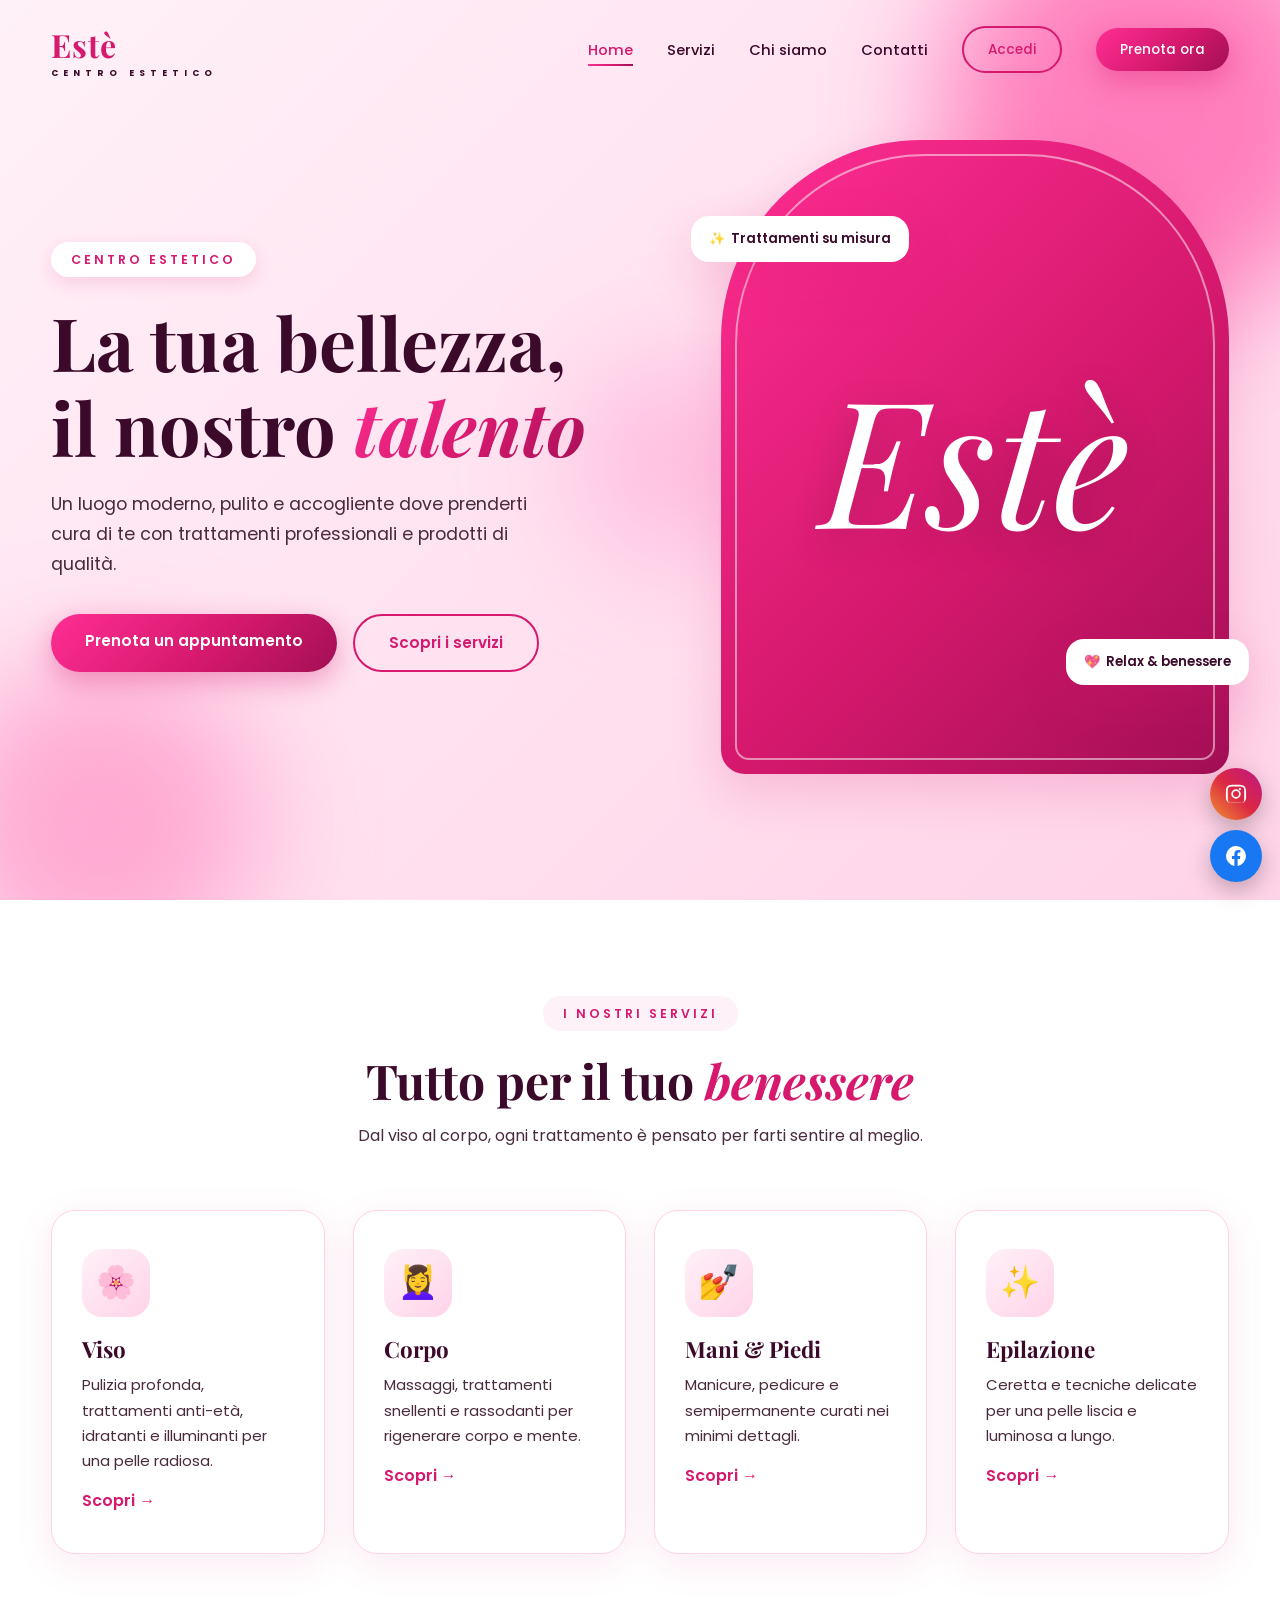
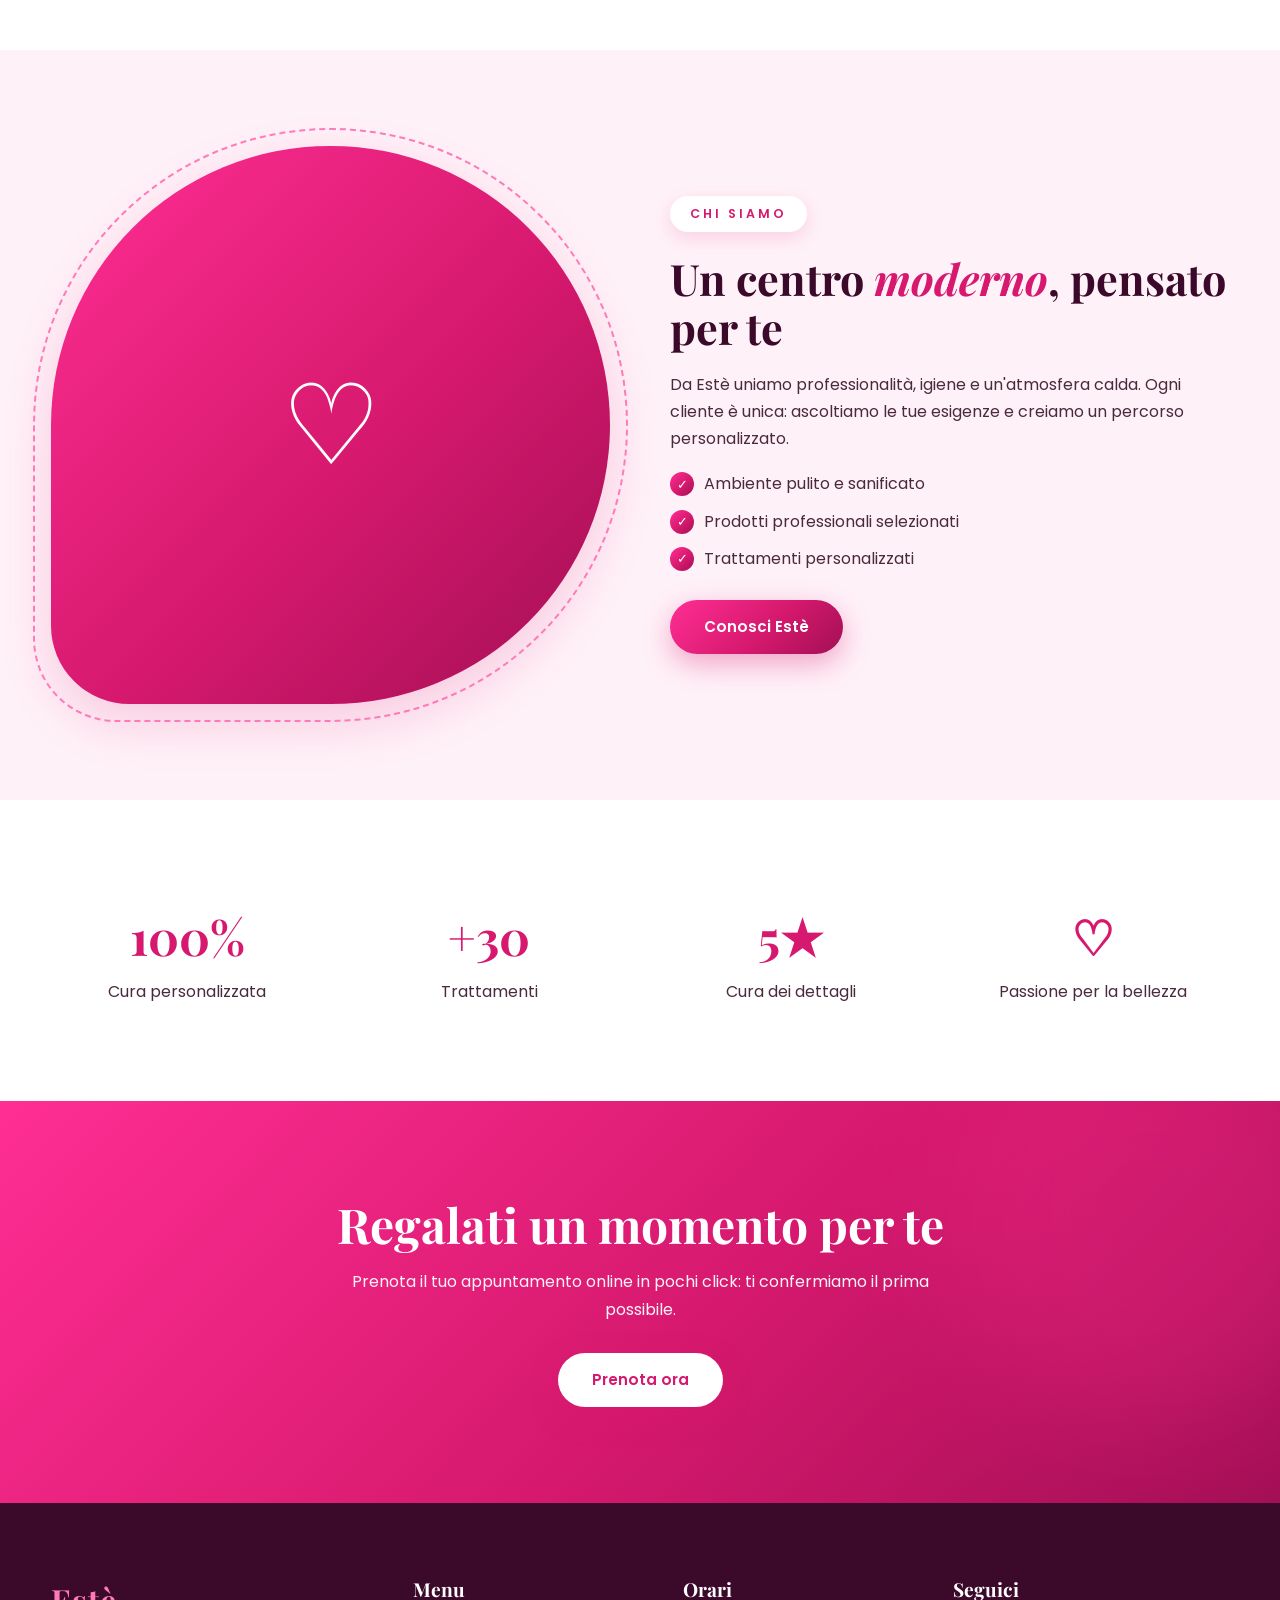
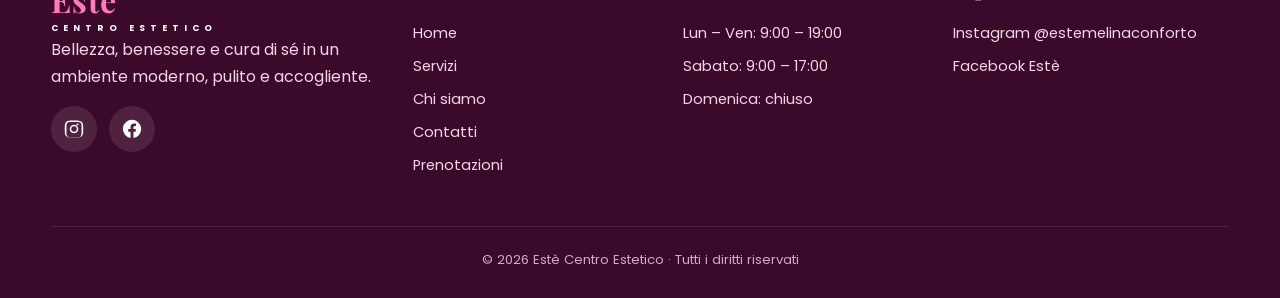
<file: Sito/index.html>
<!DOCTYPE html>
<html lang="it">
<head>
<meta charset="UTF-8">
<meta name="viewport" content="width=device-width,initial-scale=1">
<title>Estè – Centro Estetico</title>
<meta name="description" content="Estè, centro estetico moderno: trattamenti viso, corpo, mani e piedi, epilazione e benessere.">
<link rel="preconnect" href="https://fonts.googleapis.com">
<link href="https://fonts.googleapis.com/css2?family=Playfair+Display:ital,wght@0,600;0,700;1,500&family=Poppins:wght@300;400;500;600&display=swap" rel="stylesheet">
<link rel="stylesheet" href="style.css">
</head>
<body>

<section class="hero">
  <div class="blob b1"></div><div class="blob b2"></div><div class="blob b3"></div>
  <div class="container hero-grid">
    <div>
      <span class="tag">Centro Estetico</span>
      <h1>La tua bellezza,<br>il nostro <em>talento</em></h1>
      <p>Un luogo moderno, pulito e accogliente dove prenderti cura di te con trattamenti professionali e prodotti di qualità.</p>
      <div class="hero-btns">
        <a href="prenotazioni.html" class="btn">Prenota un appuntamento</a>
        <a href="servizi.html" class="btn outline">Scopri i servizi</a>
      </div>
    </div>
    <div style="position:relative">
      <div class="hero-card"><span class="big">Estè</span></div>
      <div class="badge a"><i>✨</i>Trattamenti su misura</div>
      <div class="badge b"><i>💖</i>Relax &amp; benessere</div>
    </div>
  </div>
</section>

<section>
  <div class="container">
    <div class="sec-head reveal">
      <span class="tag">I nostri servizi</span>
      <h2>Tutto per il tuo <em>benessere</em></h2>
      <p>Dal viso al corpo, ogni trattamento è pensato per farti sentire al meglio.</p>
    </div>
    <div class="cards">
      <div class="card reveal"><div class="icon">🌸</div><h3>Viso</h3><p>Pulizia profonda, trattamenti anti-età, idratanti e illuminanti per una pelle radiosa.</p><a class="price" href="servizi.html">Scopri →</a></div>
      <div class="card reveal"><div class="icon">💆‍♀️</div><h3>Corpo</h3><p>Massaggi, trattamenti snellenti e rassodanti per rigenerare corpo e mente.</p><a class="price" href="servizi.html">Scopri →</a></div>
      <div class="card reveal"><div class="icon">💅</div><h3>Mani &amp; Piedi</h3><p>Manicure, pedicure e semipermanente curati nei minimi dettagli.</p><a class="price" href="servizi.html">Scopri →</a></div>
      <div class="card reveal"><div class="icon">✨</div><h3>Epilazione</h3><p>Ceretta e tecniche delicate per una pelle liscia e luminosa a lungo.</p><a class="price" href="servizi.html">Scopri →</a></div>
    </div>
  </div>
</section>

<section class="soft">
  <div class="container two">
    <div class="visual reveal">♡</div>
    <div class="reveal">
      <span class="tag" style="background:#fff">Chi siamo</span>
      <h2>Un centro <em style="color:var(--fucsia)">moderno</em>, pensato per te</h2>
      <p>Da Estè uniamo professionalità, igiene e un'atmosfera calda. Ogni cliente è unica: ascoltiamo le tue esigenze e creiamo un percorso personalizzato.</p>
      <ul class="checks"><li>Ambiente pulito e sanificato</li><li>Prodotti professionali selezionati</li><li>Trattamenti personalizzati</li></ul>
      <a href="chi-siamo.html" class="btn">Conosci Estè</a>
    </div>
  </div>
</section>

<section>
  <div class="container stats">
    <div class="stat reveal"><b>100%</b>Cura personalizzata</div>
    <div class="stat reveal"><b>+30</b>Trattamenti</div>
    <div class="stat reveal"><b>5★</b>Cura dei dettagli</div>
    <div class="stat reveal"><b>♡</b>Passione per la bellezza</div>
  </div>
</section>

<section class="band">
  <div class="blob b1" style="opacity:.25"></div>
  <div class="container" style="position:relative">
    <h2>Regalati un momento per te</h2>
    <p>Prenota il tuo appuntamento online in pochi click: ti confermiamo il prima possibile.</p>
    <a href="prenotazioni.html" class="btn">Prenota ora</a>
  </div>
</section>

<script src="script.js"></script>
</body>
</html>
</file>
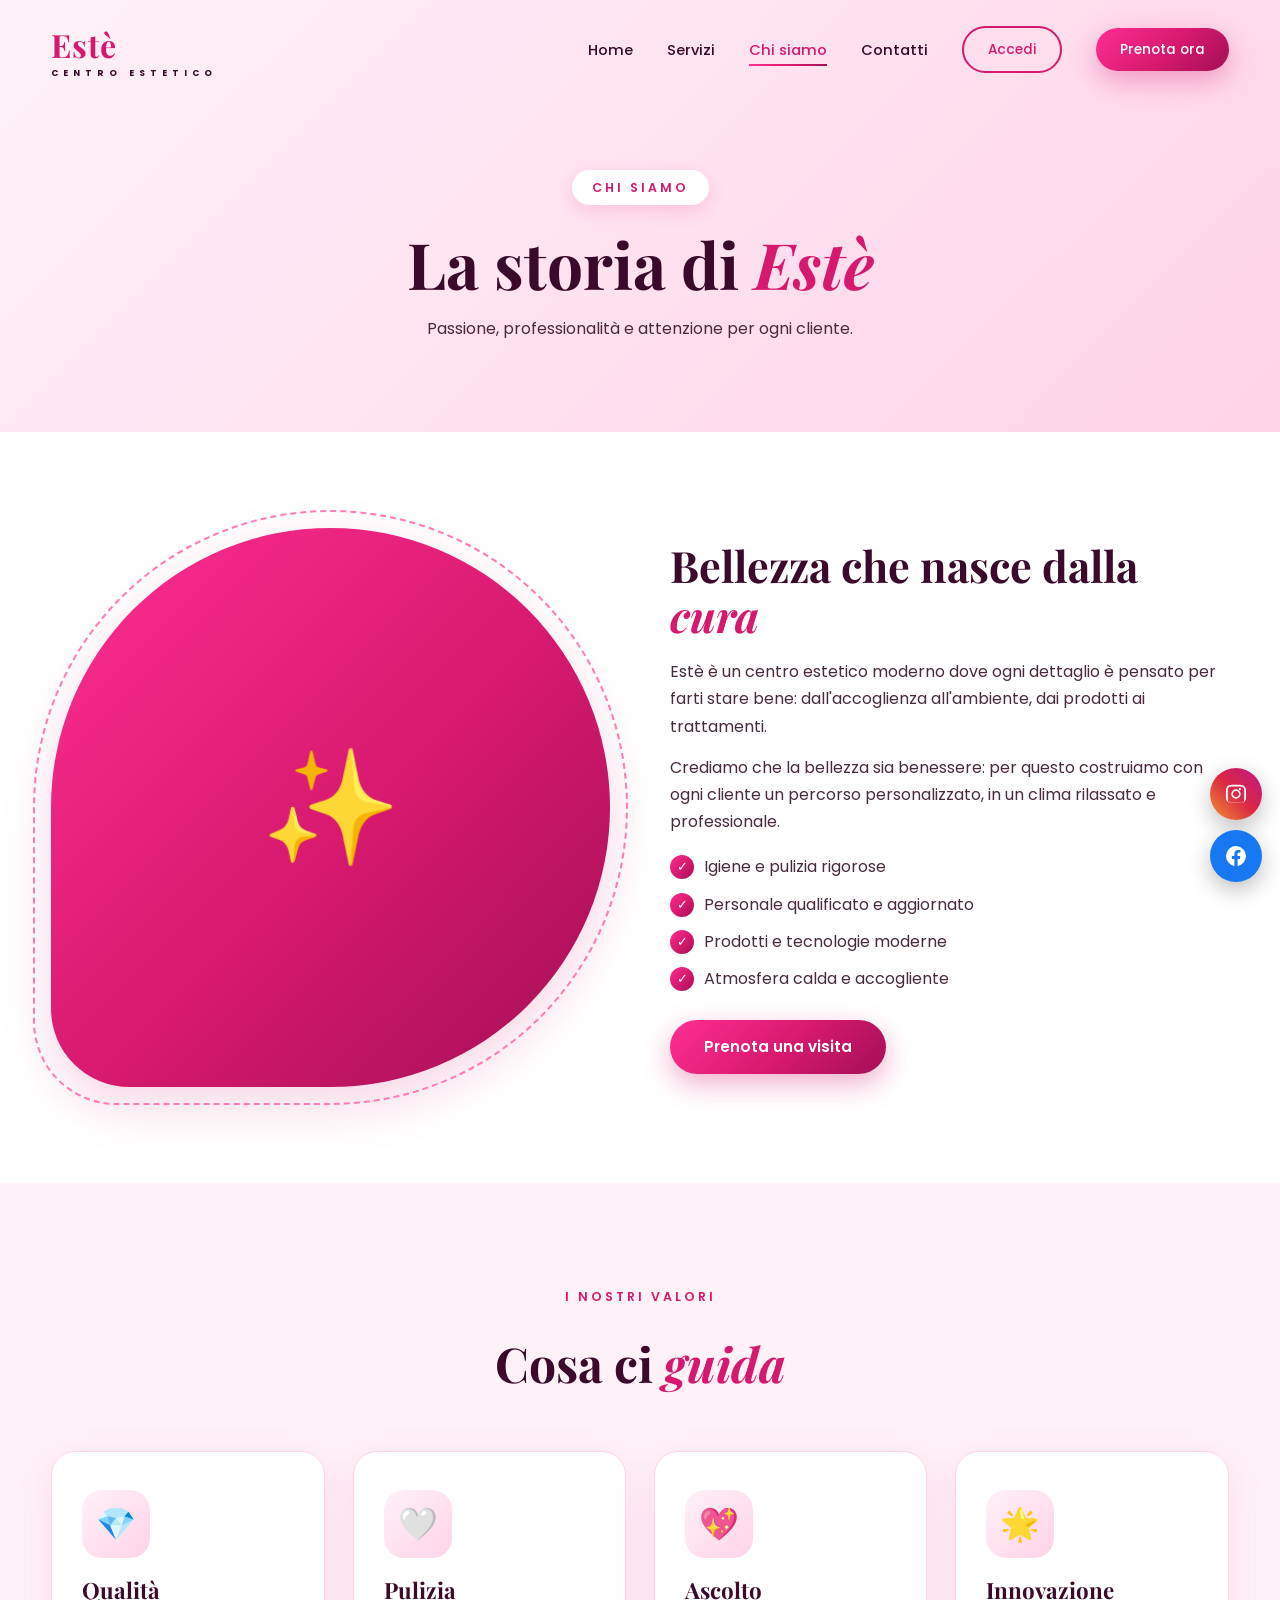
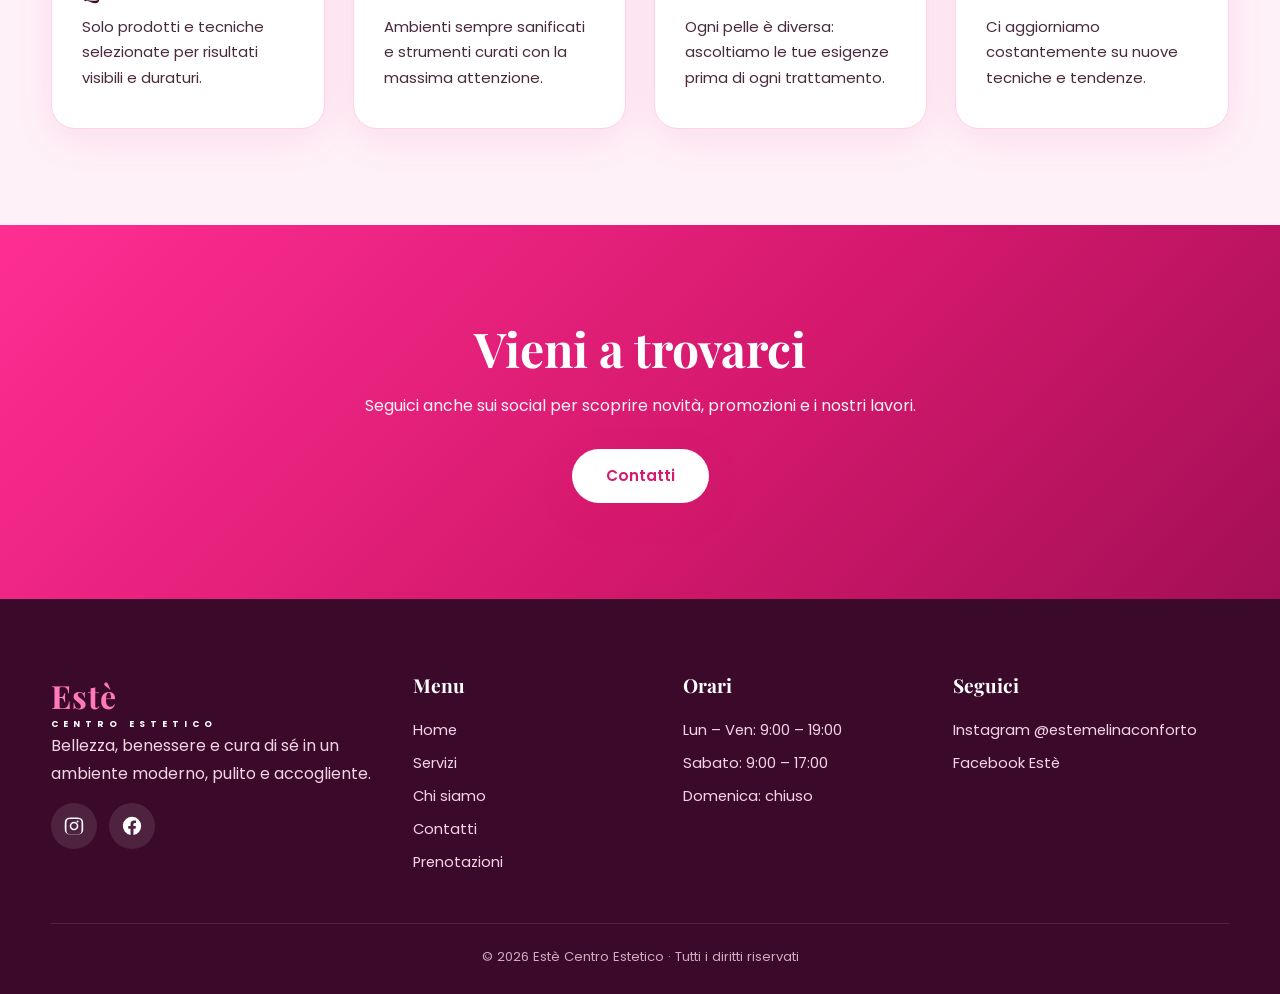
<file: Sito/chi-siamo.html>
<!DOCTYPE html>
<html lang="it">
<head>
<meta charset="UTF-8">
<meta name="viewport" content="width=device-width,initial-scale=1">
<title>Chi siamo – Estè Centro Estetico</title>
<link rel="preconnect" href="https://fonts.googleapis.com">
<link href="https://fonts.googleapis.com/css2?family=Playfair+Display:ital,wght@0,600;0,700;1,500&family=Poppins:wght@300;400;500;600&display=swap" rel="stylesheet">
<link rel="stylesheet" href="style.css">
</head>
<body>

<div class="page-head">
  <div class="container">
    <span class="tag" style="background:#fff">Chi siamo</span>
    <h1>La storia di <em>Estè</em></h1>
    <p>Passione, professionalità e attenzione per ogni cliente.</p>
  </div>
</div>

<section>
  <div class="container two">
    <div class="visual reveal">✨</div>
    <div class="reveal">
      <h2>Bellezza che nasce dalla <em style="color:var(--fucsia)">cura</em></h2>
      <p>Estè è un centro estetico moderno dove ogni dettaglio è pensato per farti stare bene: dall'accoglienza all'ambiente, dai prodotti ai trattamenti.</p>
      <p>Crediamo che la bellezza sia benessere: per questo costruiamo con ogni cliente un percorso personalizzato, in un clima rilassato e professionale.</p>
      <ul class="checks"><li>Igiene e pulizia rigorose</li><li>Personale qualificato e aggiornato</li><li>Prodotti e tecnologie moderne</li><li>Atmosfera calda e accogliente</li></ul>
      <a href="prenotazioni.html" class="btn">Prenota una visita</a>
    </div>
  </div>
</section>

<section class="soft">
  <div class="container">
    <div class="sec-head reveal"><span class="tag">I nostri valori</span><h2>Cosa ci <em>guida</em></h2></div>
    <div class="cards">
      <div class="card reveal"><div class="icon">💎</div><h3>Qualità</h3><p>Solo prodotti e tecniche selezionate per risultati visibili e duraturi.</p></div>
      <div class="card reveal"><div class="icon">🤍</div><h3>Pulizia</h3><p>Ambienti sempre sanificati e strumenti curati con la massima attenzione.</p></div>
      <div class="card reveal"><div class="icon">💖</div><h3>Ascolto</h3><p>Ogni pelle è diversa: ascoltiamo le tue esigenze prima di ogni trattamento.</p></div>
      <div class="card reveal"><div class="icon">🌟</div><h3>Innovazione</h3><p>Ci aggiorniamo costantemente su nuove tecniche e tendenze.</p></div>
    </div>
  </div>
</section>

<section class="band">
  <div class="container">
    <h2>Vieni a trovarci</h2>
    <p>Seguici anche sui social per scoprire novità, promozioni e i nostri lavori.</p>
    <a href="contatti.html" class="btn">Contatti</a>
  </div>
</section>

<script src="script.js"></script>
</body>
</html>
</file>
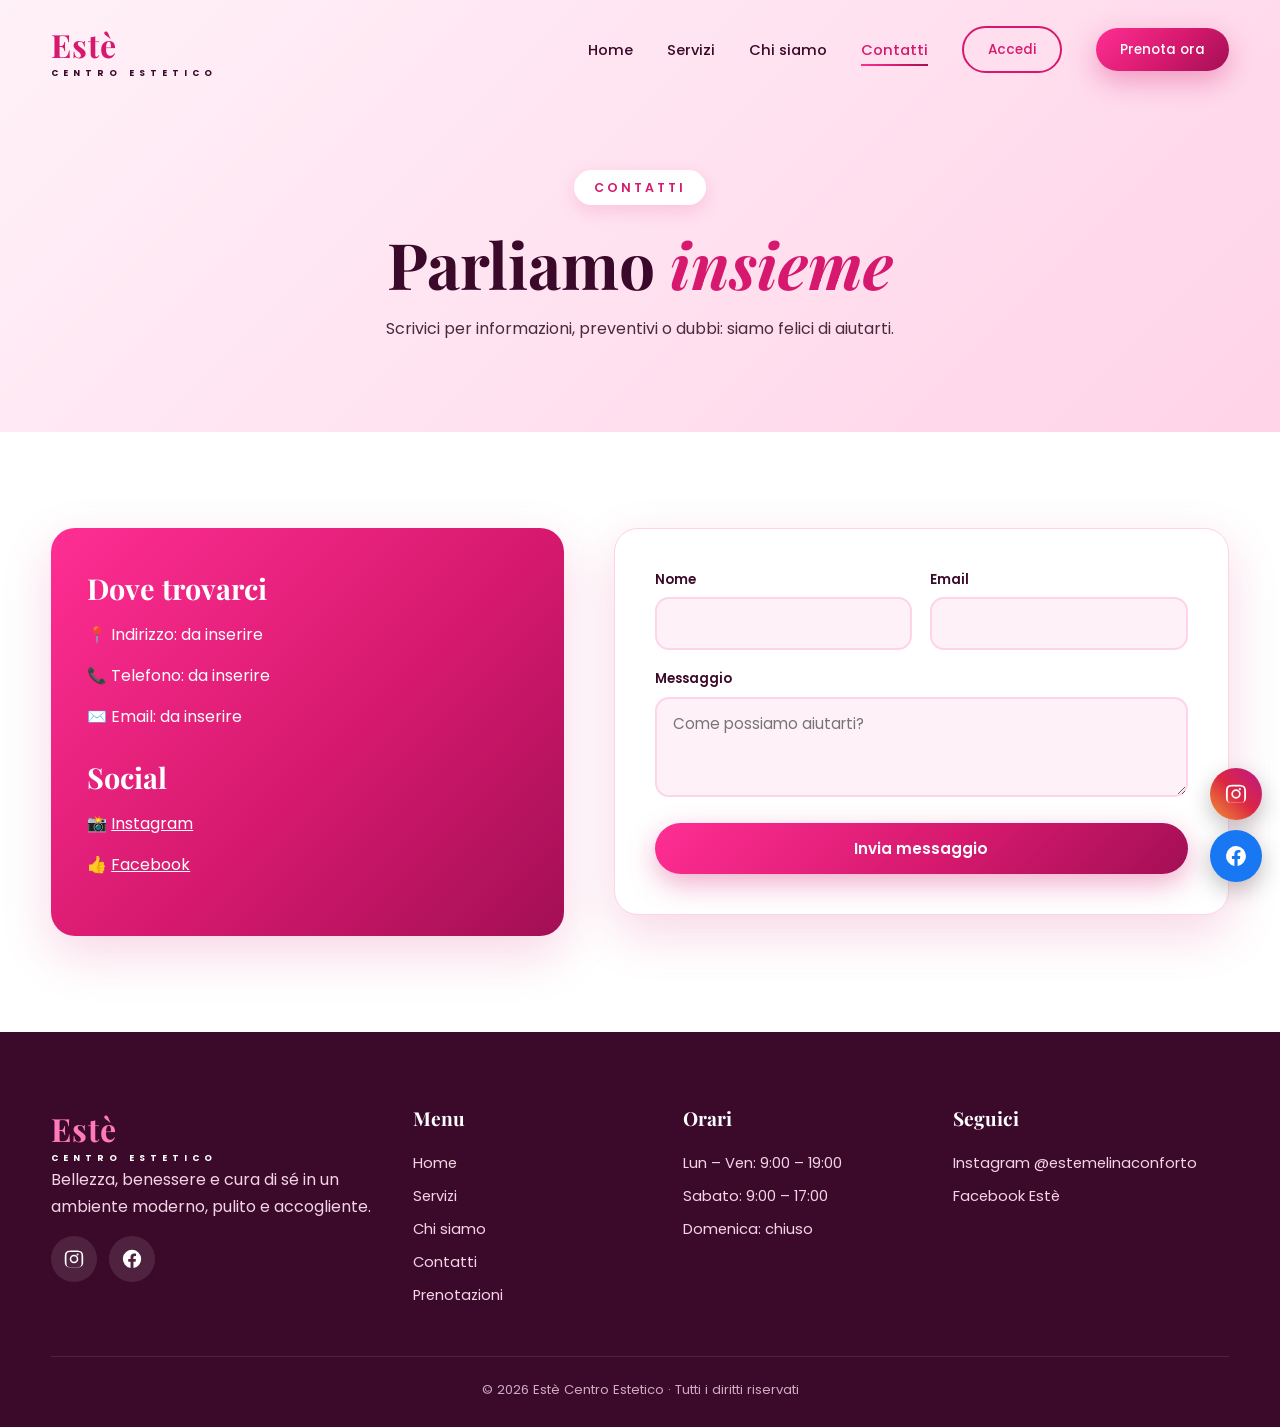
<file: Sito/contatti.html>
<!DOCTYPE html>
<html lang="it">
<head>
<meta charset="UTF-8">
<meta name="viewport" content="width=device-width,initial-scale=1">
<title>Contatti – Estè Centro Estetico</title>
<link rel="preconnect" href="https://fonts.googleapis.com">
<link href="https://fonts.googleapis.com/css2?family=Playfair+Display:ital,wght@0,600;0,700;1,500&family=Poppins:wght@300;400;500;600&display=swap" rel="stylesheet">
<link rel="stylesheet" href="style.css">
</head>
<body>

<div class="page-head">
  <div class="container">
    <span class="tag" style="background:#fff">Contatti</span>
    <h1>Parliamo <em>insieme</em></h1>
    <p>Scrivici per informazioni, preventivi o dubbi: siamo felici di aiutarti.</p>
  </div>
</div>

<section>
  <div class="container form-wrap">
    <div class="info-box reveal">
      <h3>Dove trovarci</h3>
      <ul>
        <li>📍 Indirizzo: da inserire</li>
        <li>📞 Telefono: da inserire</li>
        <li>✉️ Email: da inserire</li>
      </ul>
      <h3 style="margin-top:30px">Social</h3>
      <ul>
        <li>📸 <a href="https://www.instagram.com/estemelinaconforto/?hl=en" target="_blank" rel="noopener"><u>Instagram</u></a></li>
        <li>👍 <a href="https://www.facebook.com/estemelinaconforto/?ref=NONE_xav_ig_profile_page_web#" target="_blank" rel="noopener"><u>Facebook</u></a></li>
      </ul>
    </div>
    <div class="reveal">
      <form id="bookForm">
        <div class="row">
          <div class="field"><label>Nome</label><input name="nome" required></div>
          <div class="field"><label>Email</label><input name="email" type="email" required></div>
        </div>
        <div class="field"><label>Messaggio</label><textarea name="msg" required placeholder="Come possiamo aiutarti?"></textarea></div>
        <button class="btn" type="submit" style="width:100%">Invia messaggio</button>
      </form>
      <div class="ok" id="ok">
        <div class="big">💌</div>
        <h3>Grazie <span id="okName"></span>!</h3>
        <p>Il tuo messaggio è stato inviato. Ti risponderemo al più presto.</p>
      </div>
    </div>
  </div>
</section>

<script src="script.js"></script>
</body>
</html>
</file>
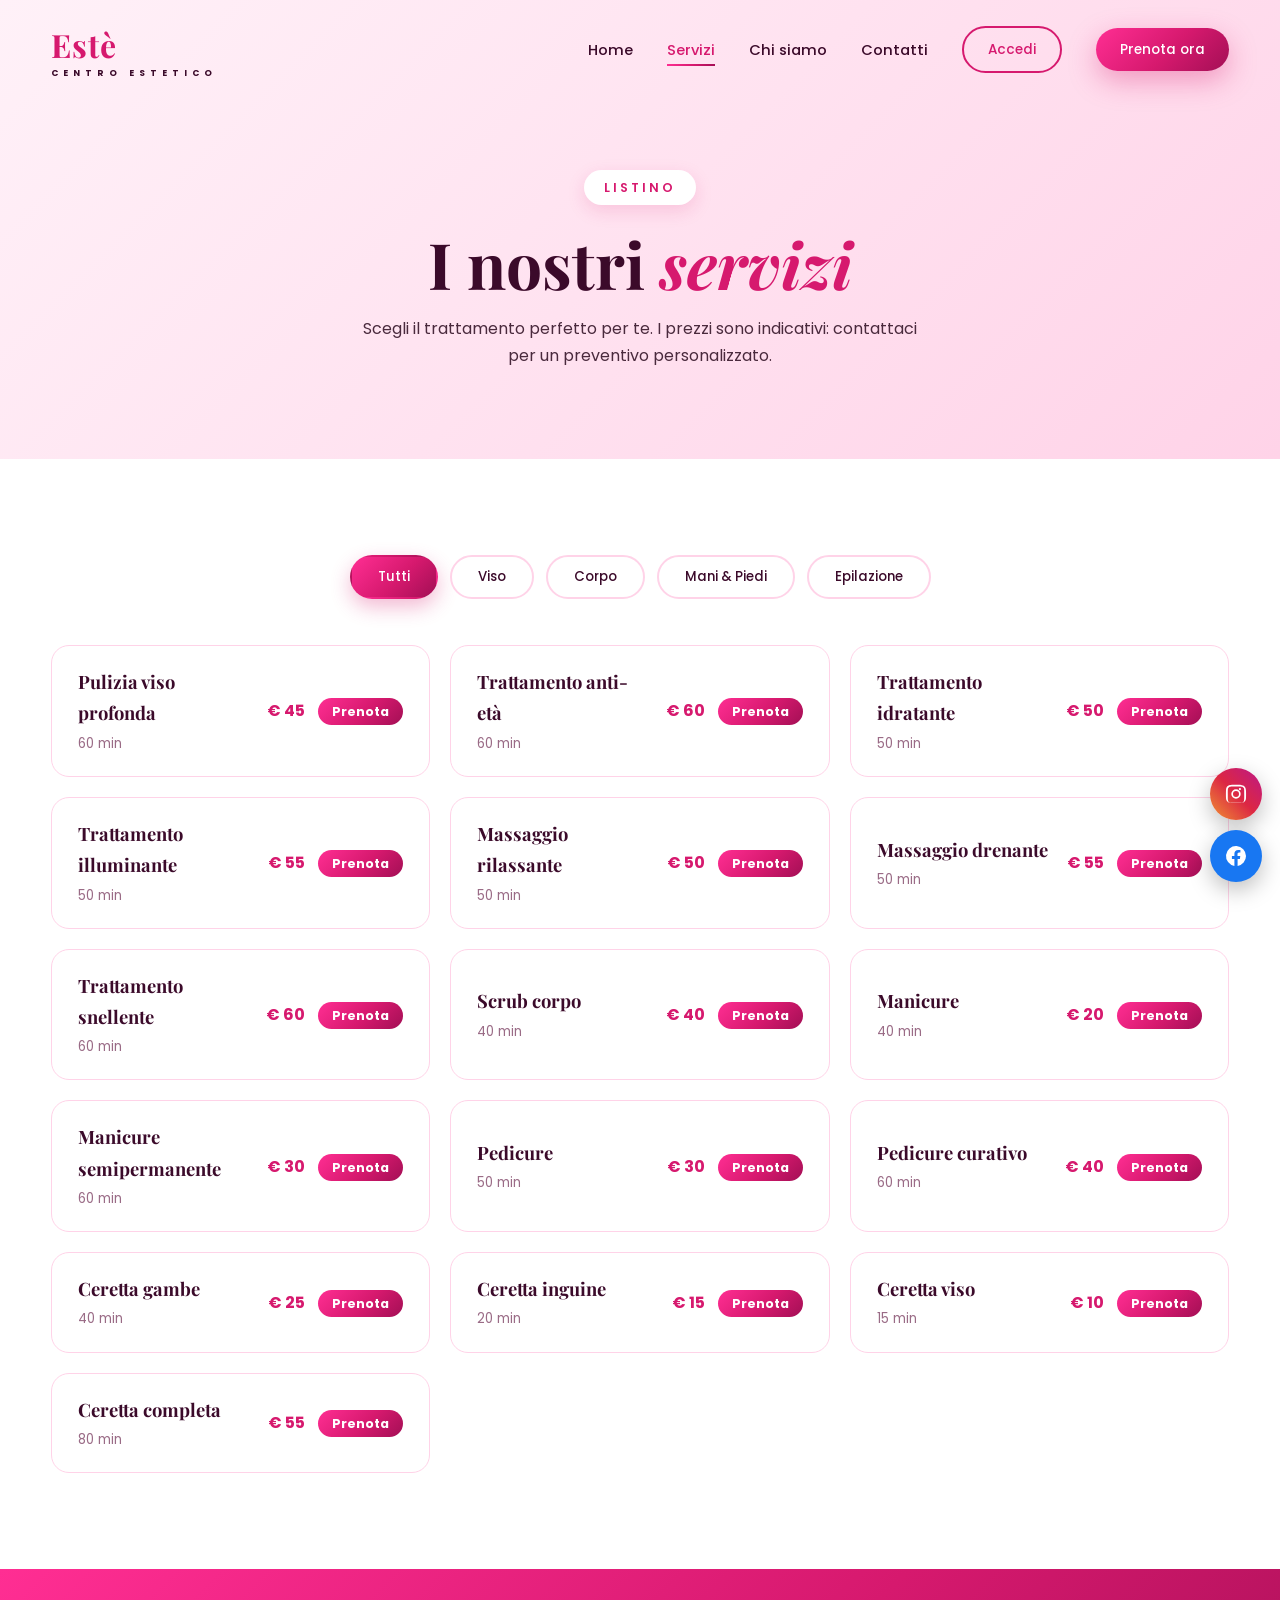
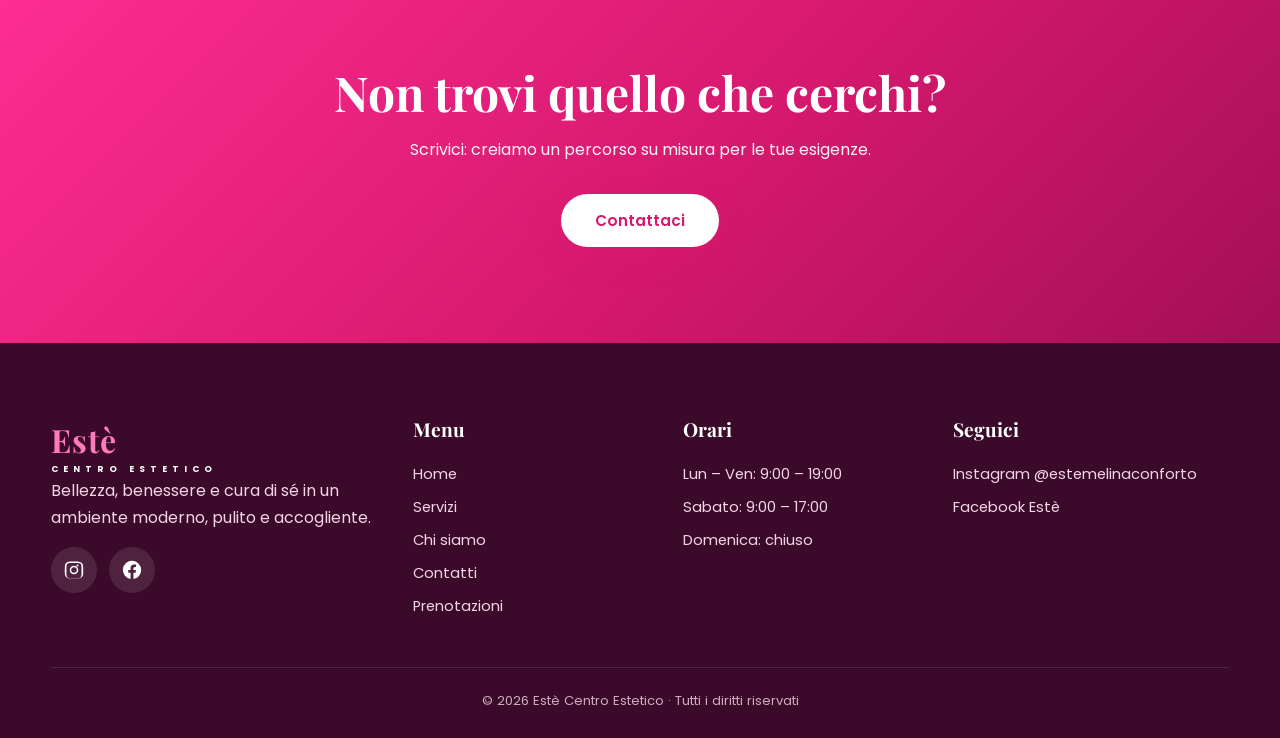
<file: Sito/servizi.html>
<!DOCTYPE html>
<html lang="it">
<head>
<meta charset="UTF-8">
<meta name="viewport" content="width=device-width,initial-scale=1">
<title>Servizi – Estè Centro Estetico</title>
<link rel="preconnect" href="https://fonts.googleapis.com">
<link href="https://fonts.googleapis.com/css2?family=Playfair+Display:ital,wght@0,600;0,700;1,500&family=Poppins:wght@300;400;500;600&display=swap" rel="stylesheet">
<link rel="stylesheet" href="style.css">
</head>
<body>

<div class="page-head">
  <div class="container">
    <span class="tag" style="background:#fff">Listino</span>
    <h1>I nostri <em>servizi</em></h1>
    <p>Scegli il trattamento perfetto per te. I prezzi sono indicativi: contattaci per un preventivo personalizzato.</p>
  </div>
</div>

<section>
  <div class="container">
    <div class="tabs">
      <button class="tab on" data-cat="tutti">Tutti</button>
      <button class="tab" data-cat="viso">Viso</button>
      <button class="tab" data-cat="corpo">Corpo</button>
      <button class="tab" data-cat="mani">Mani &amp; Piedi</button>
      <button class="tab" data-cat="epilazione">Epilazione</button>
    </div>
    <div class="list">
      <a class="item" data-cat="viso" href="prenotazioni.html?servizio=Pulizia viso"><div><h4>Pulizia viso profonda</h4><small>60 min</small></div><span class="p">€ 45 <em style="font-style:normal;margin-left:10px;background:var(--grad);color:#fff;padding:5px 14px;border-radius:50px;font-size:.78rem">Prenota</em></span></a>
      <a class="item" data-cat="viso" href="prenotazioni.html?servizio=Trattamento anti-età"><div><h4>Trattamento anti-età</h4><small>60 min</small></div><span class="p">€ 60 <em style="font-style:normal;margin-left:10px;background:var(--grad);color:#fff;padding:5px 14px;border-radius:50px;font-size:.78rem">Prenota</em></span></a>
      <a class="item" data-cat="viso" href="prenotazioni.html?servizio=Trattamento idratante"><div><h4>Trattamento idratante</h4><small>50 min</small></div><span class="p">€ 50 <em style="font-style:normal;margin-left:10px;background:var(--grad);color:#fff;padding:5px 14px;border-radius:50px;font-size:.78rem">Prenota</em></span></a>
      <a class="item" data-cat="viso" href="prenotazioni.html?servizio=Trattamento illuminante"><div><h4>Trattamento illuminante</h4><small>50 min</small></div><span class="p">€ 55 <em style="font-style:normal;margin-left:10px;background:var(--grad);color:#fff;padding:5px 14px;border-radius:50px;font-size:.78rem">Prenota</em></span></a>
      <a class="item" data-cat="corpo" href="prenotazioni.html?servizio=Massaggio rilassante"><div><h4>Massaggio rilassante</h4><small>50 min</small></div><span class="p">€ 50 <em style="font-style:normal;margin-left:10px;background:var(--grad);color:#fff;padding:5px 14px;border-radius:50px;font-size:.78rem">Prenota</em></span></a>
      <a class="item" data-cat="corpo" href="prenotazioni.html?servizio=Massaggio drenante"><div><h4>Massaggio drenante</h4><small>50 min</small></div><span class="p">€ 55 <em style="font-style:normal;margin-left:10px;background:var(--grad);color:#fff;padding:5px 14px;border-radius:50px;font-size:.78rem">Prenota</em></span></a>
      <a class="item" data-cat="corpo" href="prenotazioni.html?servizio=Trattamento snellente"><div><h4>Trattamento snellente</h4><small>60 min</small></div><span class="p">€ 60 <em style="font-style:normal;margin-left:10px;background:var(--grad);color:#fff;padding:5px 14px;border-radius:50px;font-size:.78rem">Prenota</em></span></a>
      <a class="item" data-cat="corpo" href="prenotazioni.html?servizio=Scrub corpo"><div><h4>Scrub corpo</h4><small>40 min</small></div><span class="p">€ 40 <em style="font-style:normal;margin-left:10px;background:var(--grad);color:#fff;padding:5px 14px;border-radius:50px;font-size:.78rem">Prenota</em></span></a>
      <a class="item" data-cat="mani" href="prenotazioni.html?servizio=Manicure"><div><h4>Manicure</h4><small>40 min</small></div><span class="p">€ 20 <em style="font-style:normal;margin-left:10px;background:var(--grad);color:#fff;padding:5px 14px;border-radius:50px;font-size:.78rem">Prenota</em></span></a>
      <a class="item" data-cat="mani" href="prenotazioni.html?servizio=Manicure semipermanente"><div><h4>Manicure semipermanente</h4><small>60 min</small></div><span class="p">€ 30 <em style="font-style:normal;margin-left:10px;background:var(--grad);color:#fff;padding:5px 14px;border-radius:50px;font-size:.78rem">Prenota</em></span></a>
      <a class="item" data-cat="mani" href="prenotazioni.html?servizio=Pedicure"><div><h4>Pedicure</h4><small>50 min</small></div><span class="p">€ 30 <em style="font-style:normal;margin-left:10px;background:var(--grad);color:#fff;padding:5px 14px;border-radius:50px;font-size:.78rem">Prenota</em></span></a>
      <a class="item" data-cat="mani" href="prenotazioni.html?servizio=Pedicure curativo"><div><h4>Pedicure curativo</h4><small>60 min</small></div><span class="p">€ 40 <em style="font-style:normal;margin-left:10px;background:var(--grad);color:#fff;padding:5px 14px;border-radius:50px;font-size:.78rem">Prenota</em></span></a>
      <a class="item" data-cat="epilazione" href="prenotazioni.html?servizio=Ceretta gambe"><div><h4>Ceretta gambe</h4><small>40 min</small></div><span class="p">€ 25 <em style="font-style:normal;margin-left:10px;background:var(--grad);color:#fff;padding:5px 14px;border-radius:50px;font-size:.78rem">Prenota</em></span></a>
      <a class="item" data-cat="epilazione" href="prenotazioni.html?servizio=Ceretta inguine"><div><h4>Ceretta inguine</h4><small>20 min</small></div><span class="p">€ 15 <em style="font-style:normal;margin-left:10px;background:var(--grad);color:#fff;padding:5px 14px;border-radius:50px;font-size:.78rem">Prenota</em></span></a>
      <a class="item" data-cat="epilazione" href="prenotazioni.html?servizio=Ceretta viso"><div><h4>Ceretta viso</h4><small>15 min</small></div><span class="p">€ 10 <em style="font-style:normal;margin-left:10px;background:var(--grad);color:#fff;padding:5px 14px;border-radius:50px;font-size:.78rem">Prenota</em></span></a>
      <a class="item" data-cat="epilazione" href="prenotazioni.html?servizio=Ceretta completa"><div><h4>Ceretta completa</h4><small>80 min</small></div><span class="p">€ 55 <em style="font-style:normal;margin-left:10px;background:var(--grad);color:#fff;padding:5px 14px;border-radius:50px;font-size:.78rem">Prenota</em></span></a>
    </div>
  </div>
</section>

<section class="band">
  <div class="container">
    <h2>Non trovi quello che cerchi?</h2>
    <p>Scrivici: creiamo un percorso su misura per le tue esigenze.</p>
    <a href="contatti.html" class="btn">Contattaci</a>
  </div>
</section>

<script src="script.js"></script>
</body>
</html>
</file>
<file: Sito/style.css>
:root{
  --fucsia:#d6196e;
  --fucsia-2:#ff2e93;
  --rosa:#ff7ab8;
  --rosa-chiaro:#ffd3e8;
  --cipria:#fff1f8;
  --prugna:#3b0a2a;
  --testo:#4a2a3d;
  --bianco:#ffffff;
  --grad:linear-gradient(135deg,#ff2e93 0%,#d6196e 55%,#a30f55 100%);
  --grad-soft:linear-gradient(135deg,#fff1f8 0%,#ffd3e8 100%);
  --ombra:0 18px 50px rgba(214,25,110,.18);
  --r:24px;
}
*{box-sizing:border-box;margin:0;padding:0}
html{scroll-behavior:smooth}
body{font-family:'Poppins',sans-serif;color:var(--testo);background:var(--bianco);line-height:1.7;overflow-x:hidden}
h1,h2,h3{font-family:'Playfair Display',serif;color:var(--prugna);line-height:1.15}
img{max-width:100%;display:block}
a{color:inherit;text-decoration:none}
.container{width:min(1180px,92%);margin:0 auto}
section{padding:96px 0}

/* NAV */
header{position:fixed;top:0;left:0;right:0;z-index:100;transition:.3s;padding:18px 0}
header.scrolled{background:rgba(255,255,255,.88);backdrop-filter:blur(14px);box-shadow:0 6px 30px rgba(214,25,110,.12);padding:10px 0}
.nav{display:flex;align-items:center;justify-content:space-between}
.logo{font-family:'Playfair Display',serif;font-size:2rem;font-weight:700;color:var(--fucsia);letter-spacing:1px}
.logo span{display:block;font-family:'Poppins',sans-serif;font-size:.55rem;letter-spacing:5px;text-transform:uppercase;color:var(--prugna);margin-top:-6px}
.menu{display:flex;gap:34px;list-style:none;align-items:center}
.menu a{font-size:.92rem;font-weight:500;position:relative;padding:4px 0;color:var(--prugna)}
.menu a:not(.btn)::after{content:"";position:absolute;left:0;bottom:-2px;height:2px;width:0;background:var(--grad);transition:.3s}
.menu a:not(.btn):hover::after,.menu a.active::after{width:100%}
.menu a.active{color:var(--fucsia)}
.burger{display:none;background:none;border:0;cursor:pointer;width:34px;height:26px;position:relative}
.burger span{position:absolute;left:0;width:100%;height:3px;border-radius:3px;background:var(--fucsia);transition:.3s}
.burger span:nth-child(1){top:0}.burger span:nth-child(2){top:11px}.burger span:nth-child(3){top:22px}
.burger.open span:nth-child(1){top:11px;transform:rotate(45deg)}
.burger.open span:nth-child(2){opacity:0}
.burger.open span:nth-child(3){top:11px;transform:rotate(-45deg)}

/* BUTTONS */
.btn{display:inline-block;background:var(--grad);color:#fff!important;padding:14px 34px;border-radius:50px;font-weight:600;font-size:.95rem;border:0;cursor:pointer;box-shadow:0 10px 28px rgba(214,25,110,.35);transition:.3s;font-family:inherit}
.btn:hover{transform:translateY(-3px);box-shadow:0 16px 36px rgba(214,25,110,.5)}
.btn.outline{background:transparent;color:var(--fucsia)!important;border:2px solid var(--fucsia);box-shadow:none}
.btn.outline:hover{background:var(--fucsia);color:#fff!important}
.btn.sm{padding:10px 24px;font-size:.85rem}

/* HERO */
.hero{min-height:100vh;display:flex;align-items:center;position:relative;background:var(--grad-soft);padding-top:110px;overflow:hidden}
.blob{position:absolute;border-radius:50%;filter:blur(60px);opacity:.55;animation:float 9s ease-in-out infinite}
.b1{width:420px;height:420px;background:var(--fucsia-2);top:-100px;right:-80px}
.b2{width:320px;height:320px;background:var(--rosa);bottom:-80px;left:-60px;animation-delay:2s}
.b3{width:200px;height:200px;background:#ff9bd0;top:40%;left:45%;animation-delay:4s}
@keyframes float{0%,100%{transform:translateY(0) scale(1)}50%{transform:translateY(-30px) scale(1.08)}}
.hero-grid{display:grid;grid-template-columns:1.1fr .9fr;gap:50px;align-items:center;position:relative;z-index:2}
.tag{display:inline-block;background:#fff;color:var(--fucsia);padding:7px 20px;border-radius:50px;font-size:.78rem;font-weight:600;letter-spacing:3px;text-transform:uppercase;box-shadow:0 6px 18px rgba(214,25,110,.15);margin-bottom:22px}
.hero h1{font-size:clamp(2.6rem,6vw,4.6rem);margin-bottom:22px}
.hero h1 em{font-style:italic;background:var(--grad);-webkit-background-clip:text;background-clip:text;color:transparent}
.hero p{font-size:1.1rem;max-width:520px;margin-bottom:34px}
.hero-btns{display:flex;gap:16px;flex-wrap:wrap}
.hero-card{position:relative;aspect-ratio:4/5;border-radius:200px 200px var(--r) var(--r);background:var(--grad);box-shadow:var(--ombra);display:flex;align-items:center;justify-content:center;overflow:hidden}
.hero-card::before{content:"";position:absolute;inset:14px;border:2px solid rgba(255,255,255,.5);border-radius:190px 190px 14px 14px}
.hero-card .big{font-family:'Playfair Display',serif;font-size:clamp(7rem,14vw,11rem);color:#fff;font-style:italic;text-shadow:0 10px 40px rgba(0,0,0,.2)}
.badge{position:absolute;background:#fff;border-radius:18px;padding:12px 18px;box-shadow:var(--ombra);font-size:.82rem;font-weight:600;color:var(--prugna);animation:float 6s ease-in-out infinite}
.badge i{font-style:normal;margin-right:6px}
.badge.a{top:12%;left:-30px}.badge.b{bottom:14%;right:-20px;animation-delay:2s}

/* TITLES */
.sec-head{text-align:center;max-width:680px;margin:0 auto 60px}
.sec-head .tag{box-shadow:none;background:var(--cipria)}
.sec-head h2{font-size:clamp(2rem,4vw,3rem);margin-bottom:14px}
.sec-head h2 em{font-style:italic;color:var(--fucsia)}

/* CARDS */
.cards{display:grid;grid-template-columns:repeat(auto-fit,minmax(260px,1fr));gap:28px}
.card{background:#fff;border-radius:var(--r);padding:38px 30px;box-shadow:0 10px 40px rgba(214,25,110,.09);transition:.35s;position:relative;overflow:hidden;border:1px solid var(--rosa-chiaro)}
.card::before{content:"";position:absolute;top:0;left:0;right:0;height:5px;background:var(--grad);transform:scaleX(0);transform-origin:left;transition:.4s}
.card:hover{transform:translateY(-10px);box-shadow:var(--ombra)}
.card:hover::before{transform:scaleX(1)}
.icon{width:68px;height:68px;border-radius:20px;background:var(--grad-soft);display:flex;align-items:center;justify-content:center;font-size:2rem;margin-bottom:20px}
.card h3{font-size:1.4rem;margin-bottom:10px}
.card p{font-size:.93rem}
.price{display:inline-block;margin-top:14px;font-weight:600;color:var(--fucsia)}
.soft{background:var(--cipria)}

/* BAND */
.band{background:var(--grad);color:#fff;text-align:center;position:relative;overflow:hidden}
.band h2{color:#fff;font-size:clamp(2rem,4vw,3rem);margin-bottom:16px}
.band p{max-width:600px;margin:0 auto 30px;opacity:.95}
.band .btn{background:#fff;color:var(--fucsia)!important}
.stats{display:grid;grid-template-columns:repeat(auto-fit,minmax(150px,1fr));gap:30px;text-align:center}
.stat b{font-family:'Playfair Display',serif;font-size:3rem;color:var(--fucsia);display:block}

/* PAGE HEADER */
.page-head{padding:170px 0 90px;background:var(--grad-soft);text-align:center;position:relative;overflow:hidden}
.page-head h1{font-size:clamp(2.4rem,5vw,4rem)}
.page-head h1 em{font-style:italic;color:var(--fucsia)}
.page-head p{max-width:560px;margin:14px auto 0}

/* ABOUT */
.two{display:grid;grid-template-columns:1fr 1fr;gap:60px;align-items:center}
.visual{aspect-ratio:1;border-radius:50% 50% 50% 14%;background:var(--grad);box-shadow:var(--ombra);display:flex;align-items:center;justify-content:center;font-size:7rem;color:#fff;position:relative}
.visual::after{content:"";position:absolute;inset:-18px;border:2px dashed var(--rosa);border-radius:50% 50% 50% 14%;animation:spin 40s linear infinite}
@keyframes spin{to{transform:rotate(360deg)}}
.two h2{font-size:clamp(1.9rem,3.5vw,2.7rem);margin-bottom:18px}
.two p{margin-bottom:14px}
.checks{list-style:none;margin:18px 0 28px}
.checks li{padding-left:34px;position:relative;margin-bottom:10px}
.checks li::before{content:"✓";position:absolute;left:0;top:2px;width:24px;height:24px;border-radius:50%;background:var(--grad);color:#fff;font-size:.8rem;display:flex;align-items:center;justify-content:center}

/* SERVICES LIST */
.tabs{display:flex;flex-wrap:wrap;gap:12px;justify-content:center;margin-bottom:46px}
.tab{padding:10px 26px;border-radius:50px;border:2px solid var(--rosa-chiaro);background:#fff;color:var(--prugna);font-weight:500;cursor:pointer;font-family:inherit;transition:.3s}
.tab:hover{border-color:var(--fucsia)}
.tab.on{background:var(--grad);color:#fff;border-color:transparent;box-shadow:0 8px 20px rgba(214,25,110,.3)}
.list{display:grid;grid-template-columns:repeat(auto-fit,minmax(340px,1fr));gap:20px}
.item{display:flex;justify-content:space-between;align-items:center;gap:16px;background:#fff;border:1px solid var(--rosa-chiaro);border-radius:18px;padding:20px 26px;transition:.3s}
.item:hover{border-color:var(--fucsia);box-shadow:0 10px 30px rgba(214,25,110,.12);transform:translateX(6px)}
.item h4{font-family:'Playfair Display',serif;font-size:1.15rem;color:var(--prugna)}
.item small{color:#9a6b86}
.item .p{font-weight:700;color:var(--fucsia);white-space:nowrap}
.item.hide{display:none}

/* FORM */
.form-wrap{display:grid;grid-template-columns:1fr 1.2fr;gap:50px;align-items:start}
.info-box{background:var(--grad);color:#fff;border-radius:var(--r);padding:44px 36px;box-shadow:var(--ombra)}
.info-box h3{color:#fff;font-size:1.8rem;margin-bottom:16px}
.info-box li{list-style:none;margin:14px 0}
form{background:#fff;border-radius:var(--r);padding:40px;box-shadow:var(--ombra);border:1px solid var(--rosa-chiaro)}
.row{display:grid;grid-template-columns:1fr 1fr;gap:18px}
.field{margin-bottom:18px}
label{display:block;font-size:.82rem;font-weight:600;color:var(--prugna);margin-bottom:6px}
input,select,textarea{width:100%;padding:13px 16px;border:2px solid var(--rosa-chiaro);border-radius:14px;font-family:inherit;font-size:.95rem;color:var(--testo);background:var(--cipria);transition:.3s}
input:focus,select:focus,textarea:focus{outline:0;border-color:var(--fucsia);background:#fff;box-shadow:0 0 0 4px rgba(214,25,110,.12)}
textarea{resize:vertical;min-height:100px}
.ok{display:none;text-align:center;padding:30px 10px}
.ok .big{font-size:4rem}
.ok h3{margin:10px 0}

/* FOOTER */
footer{background:var(--prugna);color:#f3d4e5;padding:70px 0 26px}
.foot{display:grid;grid-template-columns:1.4fr 1fr 1fr 1.2fr;gap:40px;margin-bottom:40px}
footer h4{font-family:'Playfair Display',serif;color:#fff;font-size:1.2rem;margin-bottom:16px}
footer li{list-style:none;margin-bottom:8px;font-size:.92rem}
footer a:hover{color:var(--rosa)}
footer .logo{color:var(--rosa);margin-bottom:10px}
footer .logo span{color:#fff}
.social{display:flex;gap:12px;margin-top:16px}
.social a{width:46px;height:46px;border-radius:50%;background:rgba(255,255,255,.1);display:flex;align-items:center;justify-content:center;transition:.3s}
.social a:hover{background:var(--grad);transform:translateY(-4px)}
.social svg{width:22px;height:22px;fill:#fff}
.copy{border-top:1px solid rgba(255,255,255,.12);padding-top:22px;text-align:center;font-size:.82rem;opacity:.8}

/* floating social */
.float-social{position:fixed;right:18px;bottom:18px;z-index:90;display:flex;flex-direction:column;gap:10px}
.float-social a{width:52px;height:52px;border-radius:50%;display:flex;align-items:center;justify-content:center;box-shadow:0 8px 22px rgba(0,0,0,.25);transition:.3s}
.float-social a:hover{transform:scale(1.12)}
.float-social .ig{background:linear-gradient(45deg,#f09433,#dc2743,#bc1888)}
.float-social .fb{background:#1877f2}
.float-social svg{width:24px;height:24px;fill:#fff}

/* reveal */
.reveal{opacity:0;transform:translateY(40px);transition:1s cubic-bezier(.2,.7,.2,1)}
.reveal.show{opacity:1;transform:none}

@media(max-width:900px){
  section{padding:70px 0}
  .burger{display:block}
  .menu{position:fixed;top:0;right:-100%;height:100vh;width:78%;background:#fff;flex-direction:column;justify-content:center;gap:28px;box-shadow:-10px 0 40px rgba(0,0,0,.15);transition:.4s}
  .menu.open{right:0}
  .menu a{font-size:1.15rem}
  .hero-grid,.two,.form-wrap{grid-template-columns:1fr}
  .hero-card{max-width:340px;margin:0 auto}
  .badge.a{left:-6px}.badge.b{right:-6px}
  .foot{grid-template-columns:1fr 1fr}
  .row{grid-template-columns:1fr}
  .list{grid-template-columns:1fr}
  .visual{max-width:320px;margin:0 auto}
}
@media(max-width:520px){.foot{grid-template-columns:1fr}form{padding:26px 20px}}
</file>
